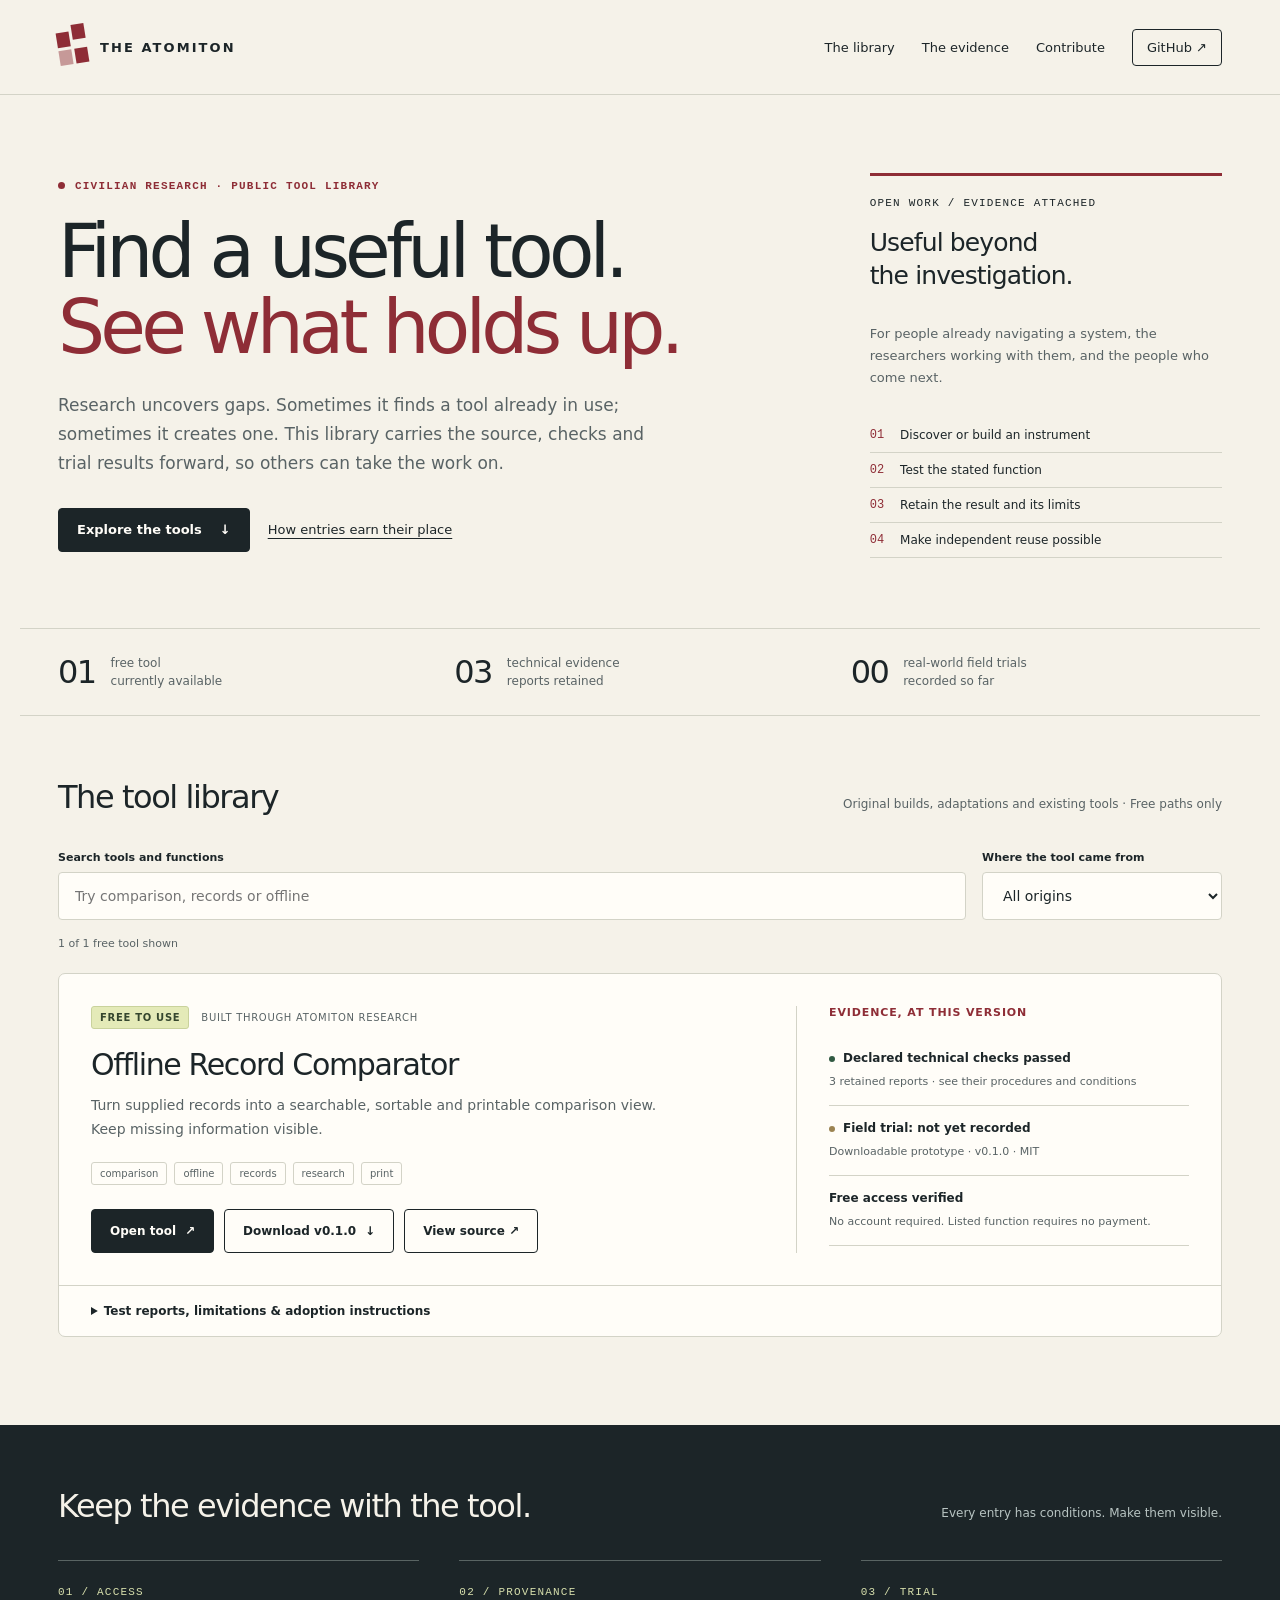
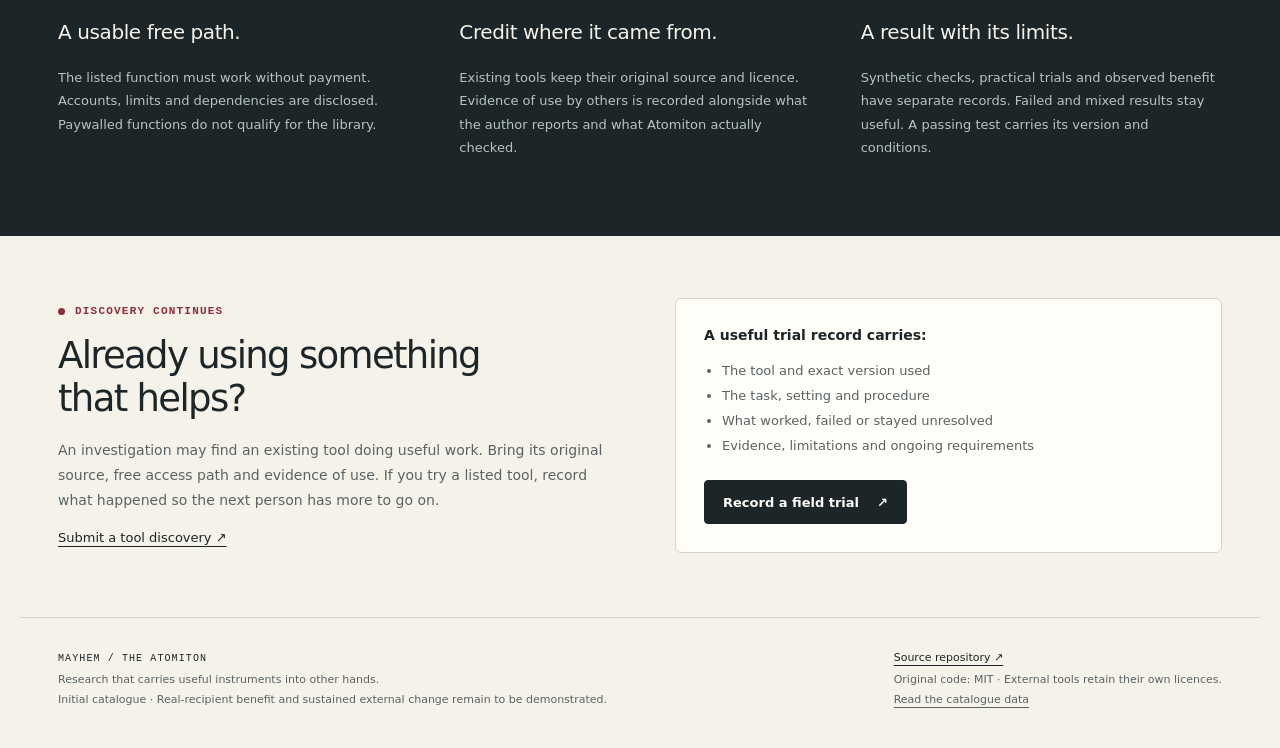
<file: docs/index.html>
<!doctype html>
<html lang="en"><head><meta charset="utf-8"><meta name="viewport" content="width=device-width,initial-scale=1"><meta name="theme-color" content="#f5f2e9"><meta name="description" content="Free tools found, built and tested through civilian research. Inspect the source, technical evidence and trial results, then take a tool on."><meta http-equiv="Content-Security-Policy" content="default-src 'self'; script-src 'self'; style-src 'self'; img-src 'self' data:; object-src 'none'; base-uri 'self'; form-action 'none'"><title>The Atomiton · Free Tool Library</title><link rel="stylesheet" href="assets/style.css"><script src="assets/app.js" defer></script></head>
<body><a class="skip" href="#library">Skip to the tools</a><header class="top"><nav class="wrap nav" aria-label="Main navigation"><a class="brand" href="./"><span class="symbol" aria-hidden="true"><i></i><i></i><i></i><i></i></span>THE ATOMITON</a><div class="navlinks"><a href="#library">The library</a><a href="#method">The evidence</a><a href="#trials">Contribute</a><a class="repo" href="https://github.com/mayhem82/atomiton-tools">GitHub <span aria-hidden="true">↗</span></a></div></nav></header>
<main><section class="wrap hero"><div><div class="eyebrow">Civilian research · Public tool library</div><h1>Find a useful tool.<br><em>See what holds up.</em></h1><p class="lede">Research uncovers gaps. Sometimes it finds a tool already in use; sometimes it creates one. This library carries the source, checks and trial results forward, so others can take the work on.</p><div class="hero-actions"><a class="button primary" href="#library">Explore the tools <span aria-hidden="true">↓</span></a><a class="text-link" href="#method">How entries earn their place</a></div></div><aside class="research-note"><span class="mono">Open work / Evidence attached</span><h2>Useful beyond<br>the investigation.</h2><p>For people already navigating a system, the researchers working with them, and the people who come next.</p><ol class="process"><li><span>01</span>Discover or build an instrument</li><li><span>02</span>Test the stated function</li><li><span>03</span>Retain the result and its limits</li><li><span>04</span>Make independent reuse possible</li></ol></aside></section>
<div class="wrap stats" aria-label="Current catalogue"><div class="stat"><strong>01</strong><span>free tool<br>currently available</span></div><div class="stat"><strong>03</strong><span>technical evidence<br>reports retained</span></div><div class="stat"><strong>00</strong><span>real-world field trials<br>recorded so far</span></div></div>
<section class="wrap section" id="library"><div class="section-head"><h2>The tool library</h2><p>Original builds, adaptations and existing tools · Free paths only</p></div><div class="filters"><div class="field"><label for="tool-search">Search tools and functions</label><input id="tool-search" type="search" placeholder="Try comparison, records or offline" autocomplete="off"></div><div class="field"><label for="origin-filter">Where the tool came from</label><select id="origin-filter"><option value="">All origins</option><option value="existing">Already exists</option><option value="created">Built through research</option><option value="adapted">Adapted through research</option></select></div></div><p class="filter-result" id="filter-result" aria-live="polite">1 free tool entries</p><div id="tool-list"><article class="tool-card" id="offline-record-comparator" data-origin="created" data-search="offline record comparator turn supplied records into a searchable, sortable and printable comparison view. keep missing information visible. compare all rows and fields supplied in a flat json dataset, without changing its contents. comparison offline records research print">
<div class="tool-main"><div><div class="tool-id"><span class="free">FREE TO USE</span><span>Built through Atomiton research</span></div><h3>Offline Record Comparator</h3><p class="summary">Turn supplied records into a searchable, sortable and printable comparison view. Keep missing information visible.</p><div class="tags"><span class="tag">comparison</span><span class="tag">offline</span><span class="tag">records</span><span class="tag">research</span><span class="tag">print</span></div><div class="tool-actions"><a class="button primary" href="tools/offline-record-comparator/comparison.html">Open tool <span aria-hidden="true">↗</span></a><a class="button" href="downloads/offline-record-comparator-0.1.0.zip" download>Download v0.1.0 <span aria-hidden="true">↓</span></a><a class="button" href="https://github.com/mayhem82/atomiton-tools/tree/main/tools/offline-record-comparator">View source ↗</a></div></div>
<aside class="evidence-panel" aria-label="Evidence at a glance"><h4>Evidence, at this version</h4><div class="evidence-row"><b><span class="status-dot"></span>Declared technical checks passed</b><p>3 retained reports · see their procedures and conditions</p></div><div class="evidence-row"><b><span class="status-dot open"></span>Field trial: not yet recorded</b><p>Downloadable prototype · v0.1.0 · MIT</p></div><div class="evidence-row"><b>Free access verified</b><p>No account required. Listed function requires no payment.</p></div></aside></div>
<details class="tool-details"><summary>Test reports, limitations &amp; adoption instructions</summary><div class="details-body"><section><h4>The research need</h4><p>The supplied records had no mission-specific comparison view. Null, empty and absent fields needed to remain visible.</p><h4>Who it is for</h4><p>People already comparing records while navigating a system, and researchers working alongside them.</p><h4>Take it on</h4><ol><li>Download and unzip the complete tool bundle.</li><li>Open comparison.html for the synthetic working example.</li><li>Read GUIDE.txt and inspect the test reports and source.</li><li>For your own records, run: python compiler.py your-records.json --out your-comparison.html</li><li>Keep the original records and report trial outcomes with the exact tool version.</li></ol><span class="sha">Download SHA-256<br>054cd4d89f29d93554ba1fcf69d7f7452a0c2652a685f8673422d7b6b5244dd1</span><a class="evidence-link" href="https://github.com/mayhem82/atomiton-tools/blob/main/tools/offline-record-comparator/LICENSE">Read the licence ↗</a></section><section><h4>What was checked</h4><a class="evidence-link" href="evidence/comparator-javascript-tests.tap">Automated Test · passed ↗</a><p>Search, sorting, source-order restoration, missing fields, hostile strings, inherited property names, print-handler dispatch and script CSP.<br>Node.js VM with a DOM fixture; synthetic records. This is not a full browser or user trial.<br>Conducted by: Atomiton development checks.</p><a class="evidence-link" href="evidence/comparator-document-verification.json">Automated Test · passed ↗</a><p>All source rows and fields preserved; admitted script, document policy and source digest checked.<br>Python standard-library document checks on three synthetic records.<br>Conducted by: Atomiton deterministic document checker.</p><a class="evidence-link" href="evidence/comparator-standalone-rebuild.json">Rebuild Check · passed ↗</a><p>The standalone compiler recreates the shipped HTML byte for byte without importing Atomiton.<br>Python standard library; supplied synthetic records.<br>Conducted by: Public-library build check.</p><h4>Field trials</h4><p>No real-person field trial has been recorded for this version.</p><h4>Evidence of use</h4><p>Independent usage evidence has not been recorded for this version.</p><h4>Limits to carry forward</h4><ul><li>No real-person field trial has been performed.</li><li>The tool organises what supplied records say; it does not establish eligibility, current availability or a remedy.</li><li>Missing information remains unknown. The comparison gap is partly addressed under the declared technical checks.</li><li>2–500 flat records; 2–30 fields; strings or null; up to 512 KB.</li><li>Creating a new dataset view requires Python 3.11+. The supplied example opens directly in a browser.</li></ul></section></div></details></article></div><div class="empty" id="empty-state" hidden><h3>No tools match these filters</h3><p>The library grows as research discovers and checks useful instruments.</p><button class="button" id="clear-filters" type="button">Clear filters</button></div></section>
<section class="method" id="method"><div class="wrap section"><div class="section-head"><h2>Keep the evidence with the tool.</h2><p>Every entry has conditions. Make them visible.</p></div><div class="method-grid"><section class="method-card"><span class="mono">01 / Access</span><h3>A usable free path.</h3><p>The listed function must work without payment. Accounts, limits and dependencies are disclosed. Paywalled functions do not qualify for the library.</p></section><section class="method-card"><span class="mono">02 / Provenance</span><h3>Credit where it came from.</h3><p>Existing tools keep their original source and licence. Evidence of use by others is recorded alongside what the author reports and what Atomiton actually checked.</p></section><section class="method-card"><span class="mono">03 / Trial</span><h3>A result with its limits.</h3><p>Synthetic checks, practical trials and observed benefit have separate records. Failed and mixed results stay useful. A passing test carries its version and conditions.</p></section></div></div></section>
<section class="wrap section trial" id="trials"><div><div class="eyebrow">Discovery continues</div><h2>Already using something<br>that helps?</h2><p>An investigation may find an existing tool doing useful work. Bring its original source, free access path and evidence of use. If you try a listed tool, record what happened so the next person has more to go on.</p><a class="text-link" href="https://github.com/mayhem82/atomiton-tools/issues/new?template=tool-discovery.yml">Submit a tool discovery ↗</a></div><aside class="trial-box"><h3>A useful trial record carries:</h3><ul><li>The tool and exact version used</li><li>The task, setting and procedure</li><li>What worked, failed or stayed unresolved</li><li>Evidence, limitations and ongoing requirements</li></ul><a class="button primary" href="https://github.com/mayhem82/atomiton-tools/issues/new?template=field-trial.yml">Record a field trial <span aria-hidden="true">↗</span></a></aside></section></main>
<footer class="wrap footer"><div><span class="mono">MAYHEM / The Atomiton</span><p>Research that carries useful instruments into other hands.<br>Initial catalogue · Real-recipient benefit and sustained external change remain to be demonstrated.</p></div><div><a href="https://github.com/mayhem82/atomiton-tools">Source repository ↗</a><p>Original code: MIT · External tools retain their own licences.<br><a href="catalogue.json">Read the catalogue data</a></p></div></footer></body></html>
</file>
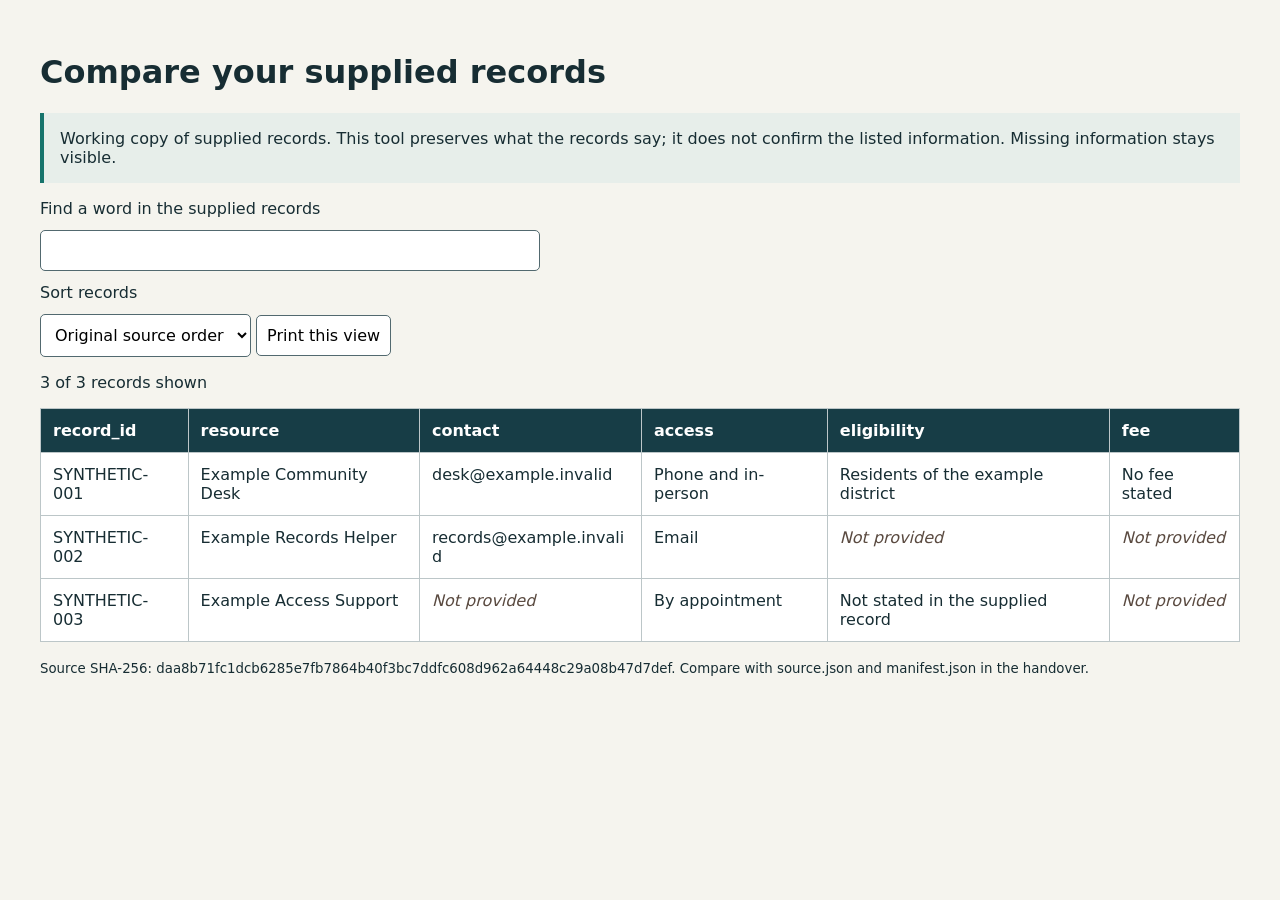
<file: tools/offline-record-comparator/comparison.html>
<!doctype html>
<html lang="en"><head><meta charset="utf-8"><meta name="viewport" content="width=device-width,initial-scale=1">
<meta http-equiv="Content-Security-Policy" content="default-src 'none'; script-src 'sha256-Nue9mEx4PsA3F7AS27q8yWX361VOIcxQ4ReTlVirmIU='; style-src 'unsafe-inline'; base-uri 'none'; form-action 'none'">
<title>Compare your supplied records</title><style>
:root{color-scheme:light;font:16px system-ui,sans-serif;color:#172d33;background:#f5f4ee}
body{max-width:1200px;margin:auto;padding:32px}h1{font-size:2rem}label{display:block;margin:12px 0}
input,select,button{font:inherit;padding:10px;border:1px solid #52696f;border-radius:5px;background:white}
input{width:min(90%,500px)}table{width:100%;border-collapse:collapse;background:white}
th,td{border:1px solid #bcc6c8;padding:12px;text-align:left;vertical-align:top;overflow-wrap:anywhere}
th{background:#173d46;color:white}.missing{font-style:italic;color:#5a4a40}.scroll{overflow:auto}
.context{padding:16px;border-left:4px solid #17746c;background:#e7eeea}small{overflow-wrap:anywhere}
@media print{.controls{display:none}body{padding:0;background:white}th{color:black;background:white}}
</style></head><body>
<h1>Compare your supplied records</h1><p class="context">Working copy of supplied records. This tool preserves what the records say; it does not confirm the listed information. Missing information stays visible.</p>
<div class="controls"><label for="search">Find a word in the supplied records</label><input id="search" type="search" autocomplete="off">
<label for="sort">Sort records</label><select id="sort"><option value="">Original source order</option><option value="0">record_id</option><option value="1">resource</option><option value="2">contact</option><option value="3">access</option><option value="4">eligibility</option><option value="5">fee</option></select>
<button id="print" type="button">Print this view</button></div>
<p id="count" aria-live="polite"></p><div class="scroll"><table><thead><tr><th scope="col">record_id</th><th scope="col">resource</th><th scope="col">contact</th><th scope="col">access</th><th scope="col">eligibility</th><th scope="col">fee</th></tr></thead><tbody></tbody></table></div>
<noscript>Enable JavaScript to use this comparison view. The unmodified source records are included in the handover package.</noscript>
<p><small>Source SHA-256: daa8b71fc1dcb6285e7fb7864b40f3bc7ddfc608d962a64448c29a08b47d7def. Compare with source.json and manifest.json in the handover.</small></p>
<script id="source-data" type="application/json">[{"record_id": "SYNTHETIC-001", "resource": "Example Community Desk", "contact": "desk@example.invalid", "access": "Phone and in-person", "eligibility": "Residents of the example district", "fee": "No fee stated"}, {"record_id": "SYNTHETIC-002", "resource": "Example Records Helper", "contact": "records@example.invalid", "access": "Email", "eligibility": null}, {"record_id": "SYNTHETIC-003", "resource": "Example Access Support", "contact": "", "access": "By appointment", "eligibility": "Not stated in the supplied record", "fee": ""}]</script>
<script id="column-data" type="application/json">["record_id", "resource", "contact", "access", "eligibility", "fee"]</script>
<script>"use strict";
const source = JSON.parse(document.getElementById("source-data").textContent);
const columns = JSON.parse(document.getElementById("column-data").textContent);
const body = document.querySelector("tbody");
const search = document.getElementById("search");
const sort = document.getElementById("sort");
const count = document.getElementById("count");
const valueAt = (row, key) => Object.prototype.hasOwnProperty.call(row, key) ? row[key] : undefined;
function render() {
  const needle = search.value.toLocaleLowerCase();
  let rows = source.filter(row => columns.some(key => String(valueAt(row, key) ?? "").toLocaleLowerCase().includes(needle)));
  if (sort.value !== "") {
    const key = columns[Number(sort.value)];
    rows = rows.slice().sort((a, b) => String(valueAt(a, key) ?? "").localeCompare(String(valueAt(b, key) ?? "")));
  }
  body.replaceChildren();
  for (const row of rows) {
    const tr = document.createElement("tr");
    for (const key of columns) {
      const td = document.createElement("td");
      const value = valueAt(row, key);
      td.textContent = value === undefined || value === null || value === "" ? "Not provided" : value;
      if (value === undefined || value === null || value === "") td.className = "missing";
      tr.append(td);
    }
    body.append(tr);
  }
  count.textContent = `${rows.length} of ${source.length} records shown`;
}
search.addEventListener("input", render);
sort.addEventListener("change", render);
document.getElementById("print").addEventListener("click", () => window.print());
render();</script></body></html>
</file>
<file: docs/assets/style.css>
:root{--paper:#f5f2e9;--white:#fffdf8;--ink:#1c2528;--muted:#596365;--red:#8e2d36;--line:#d3d3c7;--green:#315a42;--lime:#e4eab8;--font:Inter,ui-sans-serif,system-ui,-apple-system,BlinkMacSystemFont,"Segoe UI",sans-serif;color-scheme:light;font-family:var(--font);color:var(--ink);background:var(--paper);font-synthesis:none}
*{box-sizing:border-box}html{scroll-behavior:smooth}body{margin:0}a{color:inherit;text-underline-offset:4px}button,input,select{font:inherit}button,a,input,select{touch-action:manipulation}a:focus-visible,button:focus-visible,input:focus-visible,select:focus-visible,summary:focus-visible{outline:3px solid var(--red);outline-offset:5px}[hidden]{display:none!important}.wrap{max-width:1240px;padding:0 38px;margin:0 auto}.top{border-bottom:1px solid var(--line)}.nav{min-height:94px;display:flex;align-items:center;justify-content:space-between;gap:24px}.brand{text-decoration:none;font-size:13px;font-weight:800;letter-spacing:.16em;display:flex;gap:13px;align-items:center}.symbol{width:29px;height:33px;display:grid;grid-template-columns:repeat(2,1fr);gap:3px;transform:rotate(-9deg)}.symbol i{background:var(--red)}.symbol i:nth-child(2){transform:translateY(-6px)}.symbol i:nth-child(3){opacity:.45}.navlinks{display:flex;gap:27px;align-items:center;font-size:13px}.navlinks a{text-decoration:none}.navlinks a:hover{text-decoration:underline}.repo{border:1px solid var(--ink);border-radius:4px;padding:10px 14px}.hero{display:grid;grid-template-columns:1.35fr .65fr;gap:80px;padding-top:78px;padding-bottom:70px;align-items:center}.eyebrow,.mono{font-family:ui-monospace,SFMono-Regular,Consolas,monospace;font-size:11px;letter-spacing:.11em;text-transform:uppercase}.eyebrow{color:var(--red);font-weight:700;display:flex;gap:10px;align-items:center}.eyebrow:before{content:"";width:7px;height:7px;border-radius:50%;background:var(--red)}h1{font-size:clamp(44px,5.8vw,76px);font-weight:540;letter-spacing:-.065em;line-height:1.025;margin:22px 0 25px;max-width:760px}h1 em{font-style:normal;color:var(--red)}.lede{font-size:17px;line-height:1.7;max-width:610px;color:var(--muted)}.hero-actions{display:flex;gap:18px;align-items:center;margin-top:30px;font-size:13px}.button{display:inline-flex;align-items:center;justify-content:center;gap:18px;min-height:44px;padding:12px 18px;border-radius:4px;border:1px solid var(--ink);text-decoration:none;font-size:13px;font-weight:650;background:transparent;color:var(--ink);cursor:pointer}.button.primary{background:var(--ink);color:var(--white)}.button.primary:hover{background:var(--red);border-color:var(--red)}.text-link{font-size:13px}.research-note{border-top:3px solid var(--red);padding-top:21px;align-self:stretch;display:flex;flex-direction:column;justify-content:center}.research-note h2{font-size:25px;font-weight:500;letter-spacing:-.035em;line-height:1.3;margin:18px 0}.research-note p{font-size:13px;line-height:1.7;color:var(--muted)}.process{list-style:none;padding:0;margin:16px 0 0}.process li{display:flex;gap:16px;padding:10px 0;border-bottom:1px solid var(--line);font-size:12px}.process span{font-family:ui-monospace,monospace;color:var(--red)}.stats{display:grid;grid-template-columns:repeat(3,1fr);border-top:1px solid var(--line);border-bottom:1px solid var(--line);padding-top:24px;padding-bottom:24px;gap:25px}.stat{display:flex;align-items:center;gap:15px}.stat strong{font-size:32px;font-weight:500;letter-spacing:-.05em}.stat span{font-size:12px;line-height:1.5;color:var(--muted);max-width:150px}.section{padding-top:62px;padding-bottom:64px}.section-head{display:flex;justify-content:space-between;align-items:baseline;gap:20px;margin-bottom:28px}.section-head h2{font-size:32px;letter-spacing:-.045em;font-weight:520;margin:0}.section-head p{font-size:12px;color:var(--muted)}.filters{display:grid;grid-template-columns:1fr 240px;gap:16px;margin-bottom:17px}.field label{display:block;font-size:11px;font-weight:650;margin-bottom:8px}.field input,.field select{width:100%;padding:14px 16px;min-height:48px;border:1px solid var(--line);background:var(--white);border-radius:4px;color:var(--ink);font-size:14px}.filter-result{font-size:11px;color:var(--muted);margin:14px 0 23px}.tool-card{background:var(--white);border:1px solid var(--line);border-radius:7px;overflow:hidden;margin-bottom:24px}.tool-main{display:grid;grid-template-columns:1.25fr .75fr;gap:50px;padding:32px}.tool-id{display:flex;gap:12px;align-items:center;color:var(--muted);font-size:10px;letter-spacing:.07em;text-transform:uppercase}.free{display:inline-flex;background:var(--lime);border:1px solid #c9d29c;padding:5px 8px;border-radius:3px;font-weight:650;color:#35462e}.tool-main h3{font-size:30px;font-weight:540;letter-spacing:-.045em;margin:18px 0 12px}.summary{font-size:14px;line-height:1.7;margin:0;color:var(--muted);max-width:570px}.tags{display:flex;flex-wrap:wrap;gap:7px;margin:20px 0}.tag{border:1px solid var(--line);padding:5px 8px;border-radius:3px;font-size:10px;color:var(--muted)}.tool-actions{display:flex;flex-wrap:wrap;gap:10px;margin-top:24px}.tool-actions .button{font-size:12px;gap:9px}.evidence-panel{border-left:1px solid var(--line);padding-left:32px}.evidence-panel h4{margin:0 0 17px;font-size:11px;letter-spacing:.08em;text-transform:uppercase;color:var(--red)}.evidence-row{padding:13px 0;border-bottom:1px solid var(--line)}.evidence-row b{display:block;font-size:12px;font-weight:650;line-height:1.6}.evidence-row p{font-size:11px;line-height:1.7;color:var(--muted);margin:5px 0 0}.status-dot{display:inline-block;width:6px;height:6px;background:var(--green);border-radius:50%;margin-right:8px}.status-dot.open{background:#9b8351}.tool-details{border-top:1px solid var(--line)}.tool-details>summary{padding:18px 32px;cursor:pointer;font-size:12px;font-weight:650}.details-body{padding:0 32px 30px;display:grid;grid-template-columns:1fr 1fr;gap:26px 42px}.details-body h4{font-size:12px;margin:8px 0 10px}.details-body p,.details-body li{font-size:12px;line-height:1.8;color:var(--muted)}.details-body ul,.details-body ol{padding-left:18px;margin:0}.evidence-link{display:block;font-size:12px;margin:10px 0}.sha{display:block;font:10px/1.8 ui-monospace,monospace;overflow-wrap:anywhere;color:var(--muted);margin-top:10px}.empty{text-align:center;border:1px dashed var(--line);padding:50px 20px;border-radius:6px}.empty p{color:var(--muted);font-size:14px}.method{background:var(--ink);color:var(--paper)}.method .section-head p{color:#b8c4c2}.method-grid{display:grid;grid-template-columns:repeat(3,1fr);gap:40px}.method-card{border-top:1px solid #596463;padding-top:19px}.method-card .mono{color:#d7dfac}.method-card h3{font-size:20px;font-weight:500;letter-spacing:-.02em;line-height:1.35}.method-card p{font-size:13px;line-height:1.8;color:#b8c4c2}.trial{display:grid;grid-template-columns:1fr 1fr;gap:70px;align-items:center}.trial h2{font-size:37px;font-weight:500;letter-spacing:-.045em;line-height:1.14;margin:18px 0}.trial p{font-size:14px;line-height:1.8;color:var(--muted)}.trial-box{border:1px solid var(--line);border-radius:6px;padding:28px;background:var(--white)}.trial-box h3{font-size:14px;font-weight:650;margin:0 0 16px}.trial-box ul{font-size:13px;color:var(--muted);padding-left:18px;line-height:1.9;margin:0 0 22px}.footer{border-top:1px solid var(--line);padding-top:28px;padding-bottom:32px;display:flex;justify-content:space-between;gap:30px}.footer p{font-size:11px;color:var(--muted);line-height:1.8;margin:5px 0}.footer .mono{font-size:10px}.footer a{font-size:11px}.skip{position:absolute;top:-60px;left:20px;background:var(--ink);color:white;padding:12px;z-index:10}.skip:focus{top:10px}
@media(max-width:850px){.wrap{padding-left:24px;padding-right:24px}.hero{gap:35px;padding-top:48px;grid-template-columns:1fr}.research-note{display:none}.tool-main{grid-template-columns:1fr;gap:28px;padding:25px}.evidence-panel{border-left:0;padding-left:0;border-top:1px solid var(--line);padding-top:22px}.evidence-row{display:inline-block;vertical-align:top;width:49%;padding-right:12px}.method-grid{gap:24px}.trial{gap:30px}.navlinks{gap:17px}.details-body{padding-left:25px;padding-right:25px}.tool-details>summary{padding-left:25px}}
@media(max-width:560px){.wrap{padding-left:19px;padding-right:19px}.nav{min-height:77px}.brand{font-size:11px;letter-spacing:.12em}.navlinks>a:not(.repo){display:none}.repo{font-size:11px;padding:9px 11px}.hero{padding-top:40px;padding-bottom:40px}h1{font-size:46px}.lede{font-size:15px}.hero-actions{gap:14px;font-size:12px}.hero-actions .button{font-size:12px;padding:12px}.stats{gap:14px;padding-top:20px;padding-bottom:20px}.stat{display:block}.stat strong{font-size:28px}.stat span{display:block;font-size:10px;margin-top:5px}.section{padding-top:43px;padding-bottom:43px}.section-head{display:block;margin-bottom:23px}.section-head h2{font-size:29px}.filters{grid-template-columns:1fr}.tool-main{padding:21px}.tool-main h3{font-size:27px}.tool-actions{gap:8px}.evidence-row{width:100%}.details-body{grid-template-columns:1fr;padding:0 21px 24px;gap:18px}.tool-details>summary{padding-left:21px}.method-grid{grid-template-columns:1fr;gap:20px}.method-card h3{margin:14px 0 8px}.method-card p{margin-bottom:3px}.trial{grid-template-columns:1fr;gap:21px}.trial h2{font-size:32px}.trial-box{padding:23px}.footer{display:block}.footer>div+div{margin-top:18px}}
@media(prefers-reduced-motion:reduce){html{scroll-behavior:auto}}
</file>
